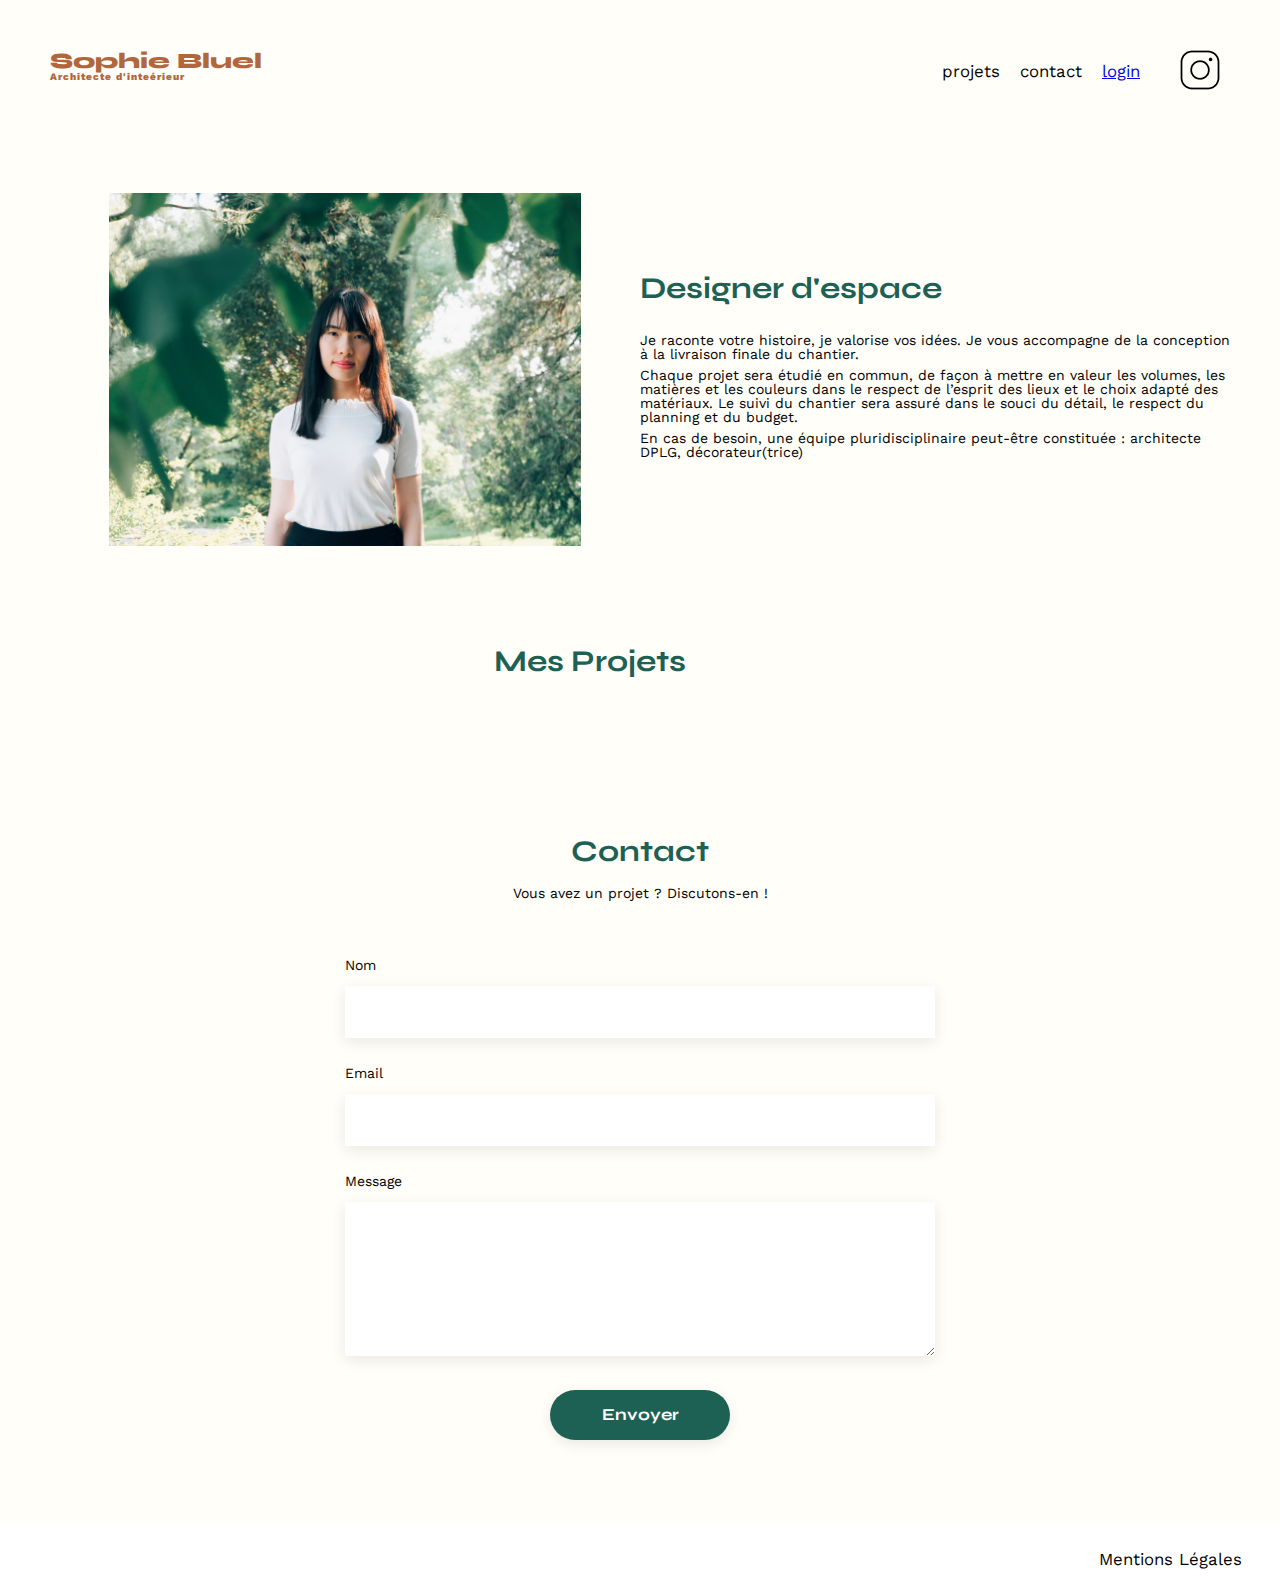
<file: FrontEnd/index.html>
<!DOCTYPE html>
<html lang="fr">
<head>
	<meta charset="UTF-8">
	<title>Sophie Bluel - Architecte d'intérieur</title>
	<meta name="viewport" content="width=device-width, initial-scale=1.0">
	<link rel="preconnect" href="https://fonts.googleapis.com">
	<link rel="preconnect" href="https://fonts.gstatic.com" crossorigin>
	<link href="https://fonts.googleapis.com/css2?family=Syne:wght@700;800&family=Work+Sans&display=swap" rel="stylesheet">
	<meta name="description" content="">
	<link rel="stylesheet" href="https://cdnjs.cloudflare.com/ajax/libs/font-awesome/6.2.1/css/all.min.css"
	integrity="sha512-MV7K8+y+gLIBoVD59lQIYicR65iaqukzvf/nwasF0nqhPay5w/9lJmVM2hMDcnK1OnMGCdVK+iQrJ7lzPJQd1w=="
	crossorigin="anonymous" referrerpolicy="no-referrer">	
	<link rel="stylesheet" href="./assets/style.css">
	<script defer src="./assets/js/script.js"></script>
	<script defer src="./assets/js/admin.js"></script>

</head>
<body>
<div id="insert_banner"></div>	
<header>
	<h1>Sophie Bluel <span>Architecte d'inteérieur</span></h1>
	<nav>
		<ul>
			<li>projets</li>
			<li>contact</li>
			<li class="login_btn">
				<a href="./login.html">login</a>
			</li>
			<li class="logout_btn">
			</li>
			<li><img src="./assets/icons/instagram.png" alt="Instagram"></li>
		</ul>
	</nav>
</header>
<main>
	<section id="introduction">
		<figure>
			<img src="./assets/images/sophie-bluel.png" alt="">
		</figure>
		<article>
			<h2>Designer d'espace</h2>
			<p>Je raconte votre histoire, je valorise vos idées. Je vous accompagne de la conception à la livraison finale du chantier.</p>
			<p>Chaque projet sera étudié en commun, de façon à mettre en valeur les volumes, les matières et les couleurs dans le respect de l’esprit des lieux et le choix adapté des matériaux. Le suivi du chantier sera assuré dans le souci du détail, le respect du planning et du budget.</p>
			<p>En cas de besoin, une équipe pluridisciplinaire peut-être constituée : architecte DPLG, décorateur(trice)</p>
		</article>
	</section>
	<section id="portfolio">
		<div class="modiflex">
			<h2>Mes Projets</h2>
			<div class="modification">
        	</div>
		</div>
		<div id="categories" class="categories">
		</div>
		<div id="gallery" class="gallery">
		</div>
	</section>
	<section id="contact">
		<h2>Contact</h2>
		<p>Vous avez un projet ? Discutons-en !</p>
		<form action="#" method="post">
			<label for="name">Nom</label>
			<input type="text" name="name" id="name">
			<label for="email">Email</label>
			<input type="email" name="email" id="email">
			<label for="message">Message</label>
			<textarea name="message" id="message" cols="30" rows="10"></textarea>
			<input type="submit" value="Envoyer">
		</form>
	</section>
</main>

<footer>
	<nav>
		<ul class="footer">
			<li>Mentions Légales</li>
		</ul>
	</nav>
</footer>
</body>
</html>
</file>
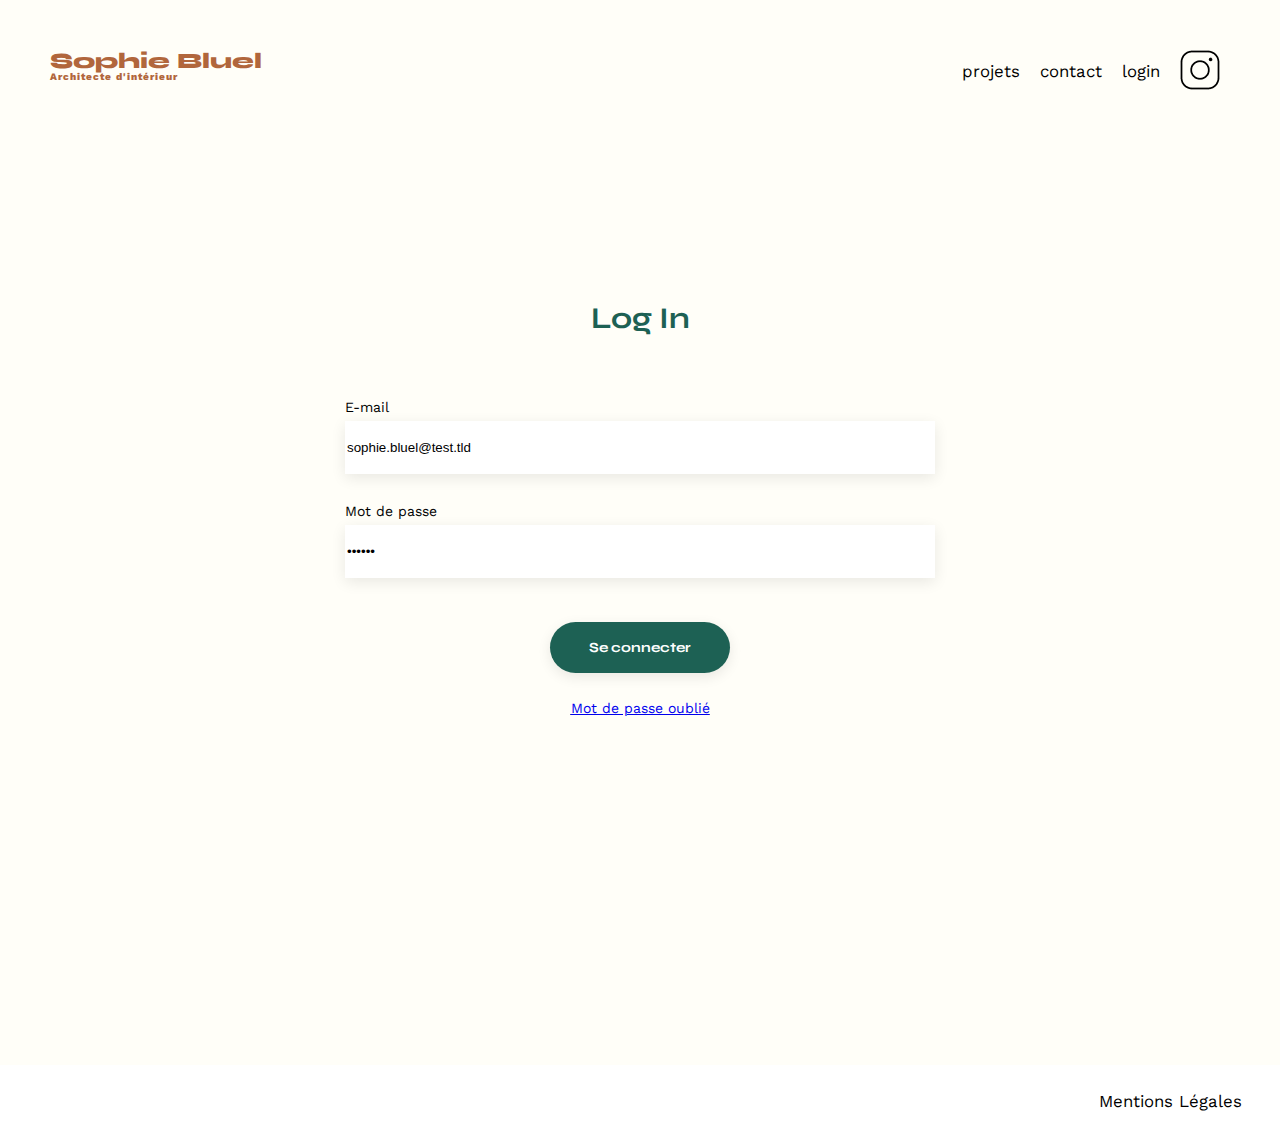
<file: FrontEnd/login.html>
<!DOCTYPE html>
<html lang="fr">
<head>
	<meta charset="UTF-8">
	<title>Sophie Bluel - Architecte d'intérieur</title>
	<meta name="viewport" content="width=device-width, initial-scale=1.0">
	<link rel="preconnect" href="https://fonts.googleapis.com">
	<link rel="preconnect" href="https://fonts.gstatic.com" crossorigin>
	<link href="https://fonts.googleapis.com/css2?family=Syne:wght@700;800&family=Work+Sans&display=swap" rel="stylesheet">
	<meta name="description" content="">
	<link rel="stylesheet" href="./assets/style.css">
	<script defer src="./assets/js/login.js"></script>
</head>
<body>
<header>
	<h1>Sophie Bluel <span>Architecte d'intérieur</span></h1>
	<nav>
		<ul>
			<li>projets</li>
			<li>contact</li>
			<li>login</li>
			<li><img src="./assets/icons/instagram.png" alt="Instagram"></li>
		</ul>
	</nav>
</header>

<main>
	<section class="login_section">
        <h2>Log In</h2>
        <form id="login_form">
          <label for="email">E-mail</label>
          <input type="email" name="email" id="email" required value="sophie.bluel@test.tld"/>

          <label for="mdp">Mot de passe</label>
          <input type="password" name="mdp" id="mdp" required value="S0phie"/>

		  <p id="errorlogin"></p>
          <input type="submit" value="Se connecter" class="submit" />
        </form>
        <p class="lostmdp">
			<a href="#">Mot de passe oublié</a>
		</p>
    </section>
</main>


<footer>
	<nav>
		<ul>
			<li>Mentions Légales</li>
		</ul>
	</nav>
</footer>
</body>
</html>
</file>
<file: FrontEnd/assets/style.css>
/* http://meyerweb.com/eric/tools/css/reset/
   v2.0 | 20110126
   License: none (public domain)
*/

html, body, div, span, applet, object, iframe,
h1, h2, h3, h4, h5, h6, p, blockquote, pre,
a, abbr, acronym, address, big, cite, code,
del, dfn, em, img, ins, kbd, q, s, samp,
small, strike, strong, sub, sup, tt, var,
b, u, center,
dl, dt, dd, ol, ul, li,
fieldset, form, label, legend,
table, caption, tbody, tfoot, thead, tr, th, td,
article, aside, canvas, details, embed,
figure, figcaption, footer, header, hgroup,
menu, nav, output, ruby, section, summary,
time, mark, audio, video {
	margin: 0;
	padding: 0;
	border: 0;
	font-size: 100%;
	font: inherit;
	vertical-align: baseline;
}
/* HTML5 display-role reset for older browsers */
article, aside, details, figcaption, figure,
footer, header, hgroup, menu, nav, section {
	display: block;
}
body {
	line-height: 1; 

	;
}
ol, ul {
	list-style: none;
}
blockquote, q {
	quotes: none;
}
blockquote:before, blockquote:after,
q:before, q:after {
	content: '';
	content: none;
}
table {
	border-collapse: collapse;
	border-spacing: 0;
}
/** end reset css**/
body {
	margin:auto;
	font-family: 'Work Sans' ;
	font-size: 14px;
}
header {
	display: flex;
	justify-content: space-between;
	padding: 50px;
	background-color: #FFFEF8;
	

}
main{
	background-color: #FFFEF8;
	padding-left: 50px;
	padding-right: 50px;

}
section {
	padding: 50px 0;
}

h1{
	display: flex;
	flex-direction: column;
	font-family: 'Syne';
	font-size: 22px;
	font-weight: 800;
	color: #B1663C
}

h1 > span {
	font-family: 'Work Sans';
	font-size:10px;
	letter-spacing: 0.1em;
;
}

h2{
	font-family: 'Syne';
	font-weight: 700;
	font-size: 30px;
	color: #1D6154
}
nav ul {
	display: flex;
	align-items: center;
	list-style-type: none;

}
nav li {
	padding: 0 10px;
	font-size: 1.2em;
}

li:hover {
	color: #B1663C;
}
#introduction {
	display: flex;
	align-items: center;
}
#introduction figure {
	flex: 1
}
#introduction img {
	display: block;
	margin: auto;
	width: 80%;
}

#introduction article {
	flex: 1
}
#introduction h2 {
	margin-bottom: 1em;
}

#introduction p {
	margin-bottom: 0.5em;
}
#portfolio h2 {
	text-align: center;
	margin-bottom: 1em;
}
.gallery {
	width: 100%;
	display: grid;
	grid-template-columns: 1fr 1fr 1fr;
	grid-column-gap: 20px;
	grid-row-gap: 20px;
}

.gallery img {
	width: 100%;

}
#contact {
	width: 50%;
	margin: auto;
}
#contact > * {
	text-align: center;

}
#contact h2{
	margin-bottom: 20px;
}
#contact form {
	text-align: left;
	margin-top:30px;
	display: flex;
	flex-direction: column;
}

#contact input {
	height: 50px;
	font-size: 1.2em;
	border: none;
	box-shadow: 0px 4px 14px rgba(0, 0, 0, 0.09);
}
#contact label {
	margin: 2em 0 1em 0;
}
#contact textarea {
	border: none;
	box-shadow: 0px 4px 14px rgba(0, 0, 0, 0.09);
}

input[type="submit"]{
	font-family: 'Syne';
	font-weight: 700;
	color: white;
	background-color: #1D6154;
	margin : 2em auto ;
	width: 180px;
	text-align: center;
	border-radius: 60px ;
}

footer nav ul {
	display: flex;
	justify-content: flex-end;
	margin: 2em;

}

.categories{
	text-align: center;
	margin-bottom: 30px;
}



.btnCategory {
	text-align: center;
	min-width: 100px;
	color: #1d6154;
	background-color: white;
	border: 1px solid #1d6154;
	border-radius: 60px;
	font-size: 16px;
	font-weight: 700;
	padding: 10px 15px;
	margin: 6px;
}

.btnCategory:hover {
	color: white;
	background-color: #1d6154;
	transition: 300ms ease;
}

/*Page Login*/

.login_section {
	width: 50%;
	margin: auto;
	padding: 160px 0 350px 0;
  }
  
.login_section h2 {
	margin-bottom: 20px;
	text-align: center;
  }
  
#login_form {
	display: flex;
	flex-direction: column;
	margin-top: 37px;
  }
  
#login_form input {
	height: 51px;
	box-shadow: 0px 4px 14px rgba(0, 0, 0, 0.09);
	border: none;
	margin-top: 7px;
  }
  
#login_form label {
	padding-top: 30px;
  }
  
#mdp {
	margin-bottom: 37px;
  }


.submit {
	font-family: Syne;
	font-size: 14px;
	font-weight: 700;
	line-height: 17px;
	letter-spacing: 0em;
	text-align: center;
	margin-top: 30px;
	cursor: pointer;
	color: #1D6154;
  }

.submit:hover{
	background-color: #053127;
}


.lostmdp {
	text-decoration: underline;
	text-align: center;
	cursor: pointer;
  }


/* bannières post login */

.banner {
  flex-direction: row;
  justify-content: center;
  align-items: center;
  gap: 20px;
  height: 59px;
  width: 100%;
  background-color: black;
  display: flex;
}

.banner-content {
  color: white;
  margin-top: -5px;
}

.logout_btn{
	display: block;
}

.banner-btn{
	background: black;
	border: none;
	cursor: pointer;
}

.modification{
	width: 100px;
	display: flex;
	flex-direction: row;
	justify-content: center;
	align-items: center;
}

.modiflex {
	display: flex;
	justify-content: center;
	flex-direction: row;
}

.modif {
	cursor: pointer;
}

button.modif {
	background: white;
	border: none;
	padding: 0px 0px 20px 0px;
	font-size: 13px;
}

/* modal */

.modal {
	width: 100vw;
	height: 100vh;
	background-color:rgba(0, 0, 0, 0.4);
	position: fixed;
	top: 0;
	left: 0;
	display: flex;
	align-items: center;
	justify-content: center;
	z-index: 10000;
	
}

.modal-container{
	background-color: white;
	
	width: 630px;
	height: 688px;
	flex-shrink: 0;
}

.modal-header{
	height: 100px;
	display: flex;
	flex-direction: column;
	align-items: center;
	position: relative;
}

.btn-close-modal{
	width: 30px;
	height: 30px;
	margin: 30px 30px 10px 0px;
	flex-shrink: 0;

	background: white;
	border: none;

	cursor: pointer;

	position: absolute;
	right: 20px;
	
}

.title-modal {
	color: #000;
	text-align: center;
	font-family: Work Sans;
	font-size: 26px;
	font-style: normal;
	font-weight: 400;
	line-height: normal;
	margin-top: 50px;
}

.modal-content{
	display: flex;
	flex-direction: column;
	align-items: center;
	height: 100%;
	grid: 100px;
	margin: 45px 100px 0px 100px;
	position:relative;


}

.addphoto{
	width: 237px;
	height: 36px;
	flex-shrink: 0;

	border-radius: 60px;
	background: #1D6154;
	border: none;

	color: #FFF;
	text-align: center;
	font-family: Syne;
	font-size: 14px;
	font-style: normal;
	font-weight: 700;
	line-height: normal;
	margin-top: 55px;
}

.addphoto::before{
	content: "";
	width: 420px;
	height: 1px;
	background:#B3B3B3;;
	position: absolute;
	bottom: 270px;
	left:  0px;
  }

.projects{
	display: flex;
	flex-wrap: wrap;
	grid-column-gap: 6px;
	height: 400px;
}

.figure_size{
	width: 78.123px;
	height: 104.08px;
	flex-shrink: 0;
	position:relative;

}

.project{
	width: 78.123px;
	height: 104.08px;
	flex-shrink: 0;
}

.black-trash{
	height: 17px;
	width: 17px;	
	flex-shrink: 0;
	background-color: black;
	display: flex;
	justify-content: center;
	align-items: center;
	position: absolute;
	top: 5px;
	right: 5px;
	cursor: pointer;
	border-radius: 2px;
	border: none;
	padding: 0;
}


/* modal 2 */


.nav-modal{
	display: flex;
	justify-content: space-between;
	width: 100%;
}

.title-new-modal{
	color: #000;
	text-align: center;
	font-family: Work Sans;
	font-size: 26px;
	font-style: normal;
	font-weight: 400;
	line-height: normal;
}

.drop_photo{
	width: 420px;
	display: flex;
	flex-direction: column;
	justify-content: center;
	align-items: center;
	max-height: 180px;
	background-color: #E8F1F7;
}

.imageaddphoto{
	position: absolute;
	display: none;
	justify-content: center;
	align-items: center;
}

.faAddImgSquare{
	color: #B9C5CC;
	font-size: 4em;
	margin-top: 20px;
	visibility: visible;
}

#addphoto_form{
	display: flex;
	flex-direction: column;

}

.add_photo_label {
	display: flex;
	width: 50%;
	background-color: #CBD6DC;
	border-radius: 50px;
	height: 40px;
	font-family: 'Work Sans';
	font-style: normal;
	font-weight: 500;
	font-size: 14px;
	line-height: 16px;
	text-align: center;
	justify-content: center;
	align-items: center;
	color: #306685;
	margin: 10px 0px 7px 0px;
	cursor: pointer;
	visibility: visible;
}

#addphotoinput{
	display: none;
}	

#title_photo {
	height: 51px;
	box-shadow: 0px 4px 14px rgba(0, 0, 0, 0.09);
	border: none;
}

#addphoto_form select {
	height: 51px;
	box-shadow: 0px 4px 14px rgba(0, 0, 0, 0.09);
	border: none;
	background-color: white;
}

.addphoto_label {
	padding-top: 30px;
	padding-bottom: 7px;
  }

.photo_info{
	color: #444;
	text-align: center;
	font-family: Work Sans;
	font-size: 10px;
	font-style: normal;
	font-weight: 400;
	line-height: normal;
	margin-bottom: 15px;
	visibility: visible;
}  

#categorieselect{
	background: #FFFFFF;
}

#validatephoto{

	width: 237px;
	height: 36px;
	flex-shrink: 0;

	border-radius: 60px;
	background: #1D6154;
	border: none;

	color: #FFF;
	text-align: center;
	font-family: Syne;
	font-size: 14px;
	font-style: normal;
	font-weight: 700;
	line-height: normal;

	margin-top: 30px;
	cursor: pointer;
}

.line{
	width: 420px;
	margin-top: 50px;
	background-color: #B3B3B3;
	border: px solid #B3B3B3;
	box-shadow:none;
}

.arrow-back-modal{
	width: 30px;
	height: 30px;
	margin: 26px 0px 10px 30px;
	flex-shrink: 0;

	background: white;
	border: none;

	cursor: pointer;
}
</file>
